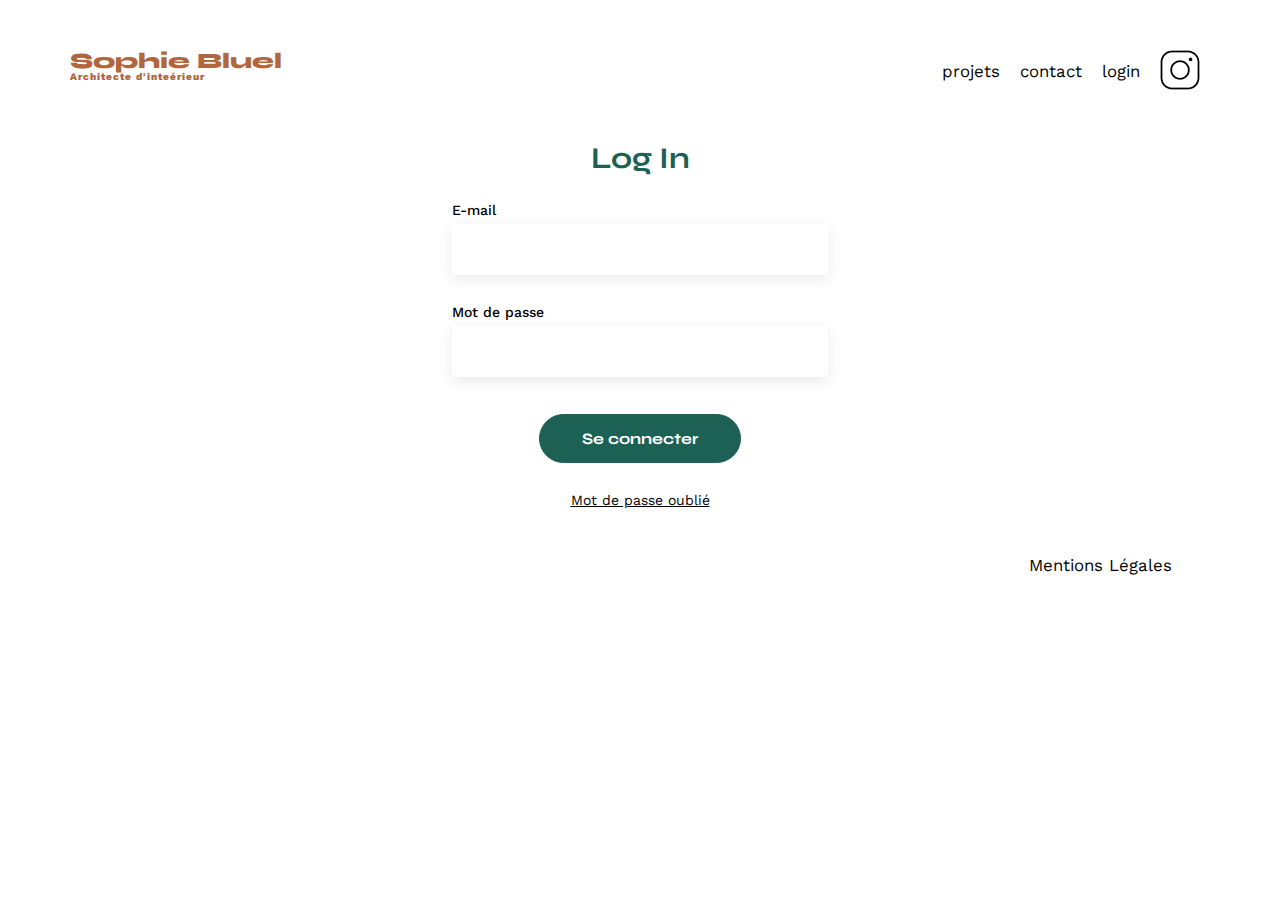
<file: FrontEnd/login.html>
<!DOCTYPE html>
<html lang="fr">
<head>
	<meta charset="UTF-8">
	<title>Sophie Bluel - Architecte d'intérieur</title>
	<meta name="viewport" content="width=device-width, initial-scale=1.0">
	<link rel="preconnect" href="https://fonts.googleapis.com">
	<link rel="preconnect" href="https://fonts.gstatic.com" crossorigin>
	<link href="https://fonts.googleapis.com/css2?family=Syne:wght@700;800&family=Work+Sans&display=swap" rel="stylesheet">
	<meta name="description" content="">
	<link rel="stylesheet" href="./assets/style.css">
	<script src="assets/js/components/const.js" defer></script>
	<script src="assets/js/components/login.js" defer></script>
</head>
<body>
<header>
	<a href="index.html"><h1>Sophie Bluel <span>Architecte d'inteérieur</span></h1></a>
	<nav>
		<ul>
			<li><a href="index.html">projets</a></li>
			<li><a href="index.html">contact</a></li>
			<li><a href="login.html">login</a></li>
			<li><img src="./assets/icons/instagram.png" alt="Instagram"></li>
		</ul>
	</nav>
</header>
<main>
	<section class="login">
		<h2>Log In</h2>
		<form class="login-form" id="login-form">
			<div class="login-form__email">
				<label for="email">E-mail</label>
				<input type="email" id="email" name="email" class="login-form__input">
			</div>
			<div class="login-form__password">
				<label for="password">Mot de passe</label>
				<input type="password" id="password" name="password" class="login-form__input">
			</div>
			<div class="login-form__login">
				<button type="submit" class="login-form__login--btn">Se connecter</button>
			</div>
			<a href="" class="login-form__forgot-password">Mot de passe oublié</a>
		</form>
	</section>
</main>

<footer>
	<nav>
		<ul>
			<li>Mentions Légales</li>
		</ul>
	</nav>
</footer>
</body>
</html>
</file>
<file: FrontEnd/assets/style.css>
/* http://meyerweb.com/eric/tools/css/reset/
   v2.0 | 20110126
   License: none (public domain)
*/

html, body, div, span, applet, object, iframe,
h1, h2, h3, h4, h5, h6, p, blockquote, pre,
a, abbr, acronym, address, big, cite, code,
del, dfn, em, img, ins, kbd, q, s, samp,
small, strike, strong, sub, sup, tt, var,
b, u, i, center,
dl, dt, dd, ol, ul, li,
fieldset, form, label, legend,
table, caption, tbody, tfoot, thead, tr, th, td,
article, aside, canvas, details, embed,
figure, figcaption, footer, header, hgroup,
menu, nav, output, ruby, section, summary,
time, mark, audio, video {
	margin: 0;
	padding: 0;
	border: 0;
	font-size: 100%;
	font: inherit;
	vertical-align: baseline;
	text-decoration: none;
}
/* HTML5 display-role reset for older browsers */
article, aside, details, figcaption, figure,
footer, header, hgroup, menu, nav, section {
	display: block;
}
body {
	line-height: 1;
}
ol, ul {
	list-style: none;
}
blockquote, q {
	quotes: none;
}
blockquote:before, blockquote:after,
q:before, q:after {
	content: '';
	content: none;
}
table {
	border-collapse: collapse;
	border-spacing: 0;
}
/** end reset css**/
body {
	max-width: 1140px;
	margin:auto;
	font-family: 'Work Sans' ;
	font-size: 14px;
}
header {
	display: flex;
	justify-content: space-between;
	margin: 50px 0
}
section {
	margin: 50px 0
}

h1{
	display: flex;
	flex-direction: column;
	font-family: 'Syne';
	font-size: 22px;
	font-weight: 800;
	color: #B1663C
}

h1 > span {
	font-family: 'Work Sans';
	font-size:10px;
	letter-spacing: 0.1em;
;
}

.portfolio__projects {
	display: flex;
	justify-content: center;
}

.portfolio__projects-title, .login h2 {
    display: flex;
    justify-content: center;
    align-items: center;
    font-family: 'Syne';
    font-weight: 700;
    font-size: 30px;
    color: #1D6154;
    text-align: center;
}


.portfolio__edit-btn {
	display: none;
	font-size: 14px;
}

.portfolio__projects a {
	color: black;
	width: 0%;
	height: 50%;
	position: relative;
	top: 12px;
	left: 31px;
}

.portfolio__projects a i {
	height: 50%;
	margin-right: 10px;
}

.portfolio__projects-title h2 {
	width: 100%;
}

nav ul {
	display: flex;
	align-items: center;
	list-style-type: none;

}
nav li {
	padding: 0 10px;
	font-size: 1.2em;
}

nav li a {
	color: black;
}

li:hover {
	color: #B1663C;
}
#introduction {
	display: flex;
	align-items: center;
}
#introduction figure {
	flex: 1
}
#introduction img {
	display: block;
	margin: auto;
	width: 80%;
}

#introduction article {
	flex: 1
}
#introduction h2 {
	margin-bottom: 1em;
}

#introduction p {
	margin-bottom: 0.5em;
}
#portfolio h2 {
	text-align: center;
	margin-bottom: 1em;
}
.portfolio__gallery {
	width: 100%;
	display: grid;
	grid-template-columns: 1fr 1fr 1fr;
	grid-column-gap: 20px;
	grid-row-gap: 20px;
}

.portfolio__gallery img {
	width: 100%;

}
#contact {
	width: 50%;
margin: auto;
}
#contact > * {
	text-align: center;

}
#contact h2{
	margin-bottom: 20px;
}
#contact form {
	text-align: left;
	margin-top:30px;
	display: flex;
	flex-direction: column;
}

#contact input {
	height: 50px;
	font-size: 1.2em;
	border: none;
	box-shadow: 0px 4px 14px rgba(0, 0, 0, 0.09);
}
#contact label {
	margin: 2em 0 1em 0;
}
#contact textarea {
	border: none;
	box-shadow: 0px 4px 14px rgba(0, 0, 0, 0.09);
}

input[type="submit"]{
	font-family: 'Syne';
	font-weight: 700;
	color: white;
	background-color: #1D6154;
	margin : 2em auto ;
	width: 180px;
	text-align: center;
	border-radius: 60px ;
}

footer nav ul {
	display: flex;
	justify-content: flex-end;
	margin: 2em
}

.portfolio__projects-title {
	display: flex;
	justify-content: center;
}

.portfolio__filters {
	display: flex;
	flex-direction: row;
	justify-content: center;
}

.portfolio__filters--btn, .login-form__login--btn, .modal-wrapper__add-btn {
	font-family: 'Syne';
	color: #1D6154;
	font-size: 16px;
	font-weight: 700;
	background-color: white;
	border: none;
	margin: 21px 10px 51px 10px;
	padding: 9px 22px 9px 22px;
	border: #1D6154 1px solid;
	border-radius: 60px;
}

.portfolio__filters--btn, .nav__contact-btn--submit {
	cursor: pointer;
}

.login-form__login--btn, .modal-wrapper__add-btn {
	background-color: #1D6154;
	color: white;
}

.btn-active {
	background-color: #1D6154;
	color: white;
}

.login {
	display: flex;
	flex-direction: column;
	align-items: center;
}

.login h2 {
	margin-bottom: 30px;
}

.login-form, .modal-wrapper__add-work {
	display: flex;
	flex-direction: column;
	align-items: center;
	width: 100%;
}

.login-form label, .modal-wrapper__add-work label {
	margin-bottom: 7px;
	font-weight: 500;
}

.modal-wrapper__add-work label {
	margin-bottom: 10px;
}

.login-form__email, .login-form__password, .modal-wrapper__add-work-title, .modal-wrapper__add-work-categorie {
	display: flex;
	flex-direction: column;
	margin-bottom: 30px;
	width: 33%;
}

.modal-wrapper__add-work-title, .modal-wrapper__add-work-categorie {
	width: 75%;
}

.login-form__login {
	margin-bottom: 30px;
}

.login-form__input {
	height: 51px;
	border: none;
	box-shadow: 0px 4px 14px rgba(0, 0, 0, 0.09);
	padding: 0px;
}

.login-form__forgot-password {
	text-decoration: underline;
	color: black;
}

.login-form__login--btn {
	margin: 7px 0px 0px 0px;
	padding: 14px 42px 14px 42px;
}

.modal {
    display: flex;
    justify-content: center;
    align-items: center;
    position: fixed;
    top: 0px;
    left: 0px;
    right: 0px;
    bottom: 0px;
    width: 100%;
    height: 100%;
    background-color: rgba(0, 0, 0, 0.8);
    z-index: 1000;
}

.modal-wrapper {
    display: flex;
    flex-direction: column;
    align-items: center;
    background-color: white;
	max-width: 630px;
	height: 688px;
    width: 50%;
	position: fixed;
    border-radius: 10px;
    box-sizing: border-box;
    padding: 20px;
    box-shadow: 0 0 10px rgba(0, 0, 0, 0.2);
}

.modal-wrapper__close {
    display: flex;
    width: 100%;
    justify-content: flex-end;
    margin-bottom: 10px;
}

.modal__close-btn {
    background-color: white;
    border: none;
    font-size: 12px;
    border-radius: 10px;
	cursor: pointer;
}

.modal-wrapper h3 {
    font-size: 26px;
    font-family: 'Syne';
    font-weight: 400;
    margin-bottom: 5.5%;
}

hr {
    width: 75%;
	margin-top: 5.5%;
    border: 1px #B3B3B3 solid;
}

.modal-wrapper__list-elements {
    display: flex;
    flex-wrap: wrap;
	margin: 0px 0px 0px 10%;
}

.modal-wrapper__elements {
    width: 16%;
    margin: 2.8% 0.9% 2.8% 0.9%;
	position: relative;
}

.modal-wrapper__elements img {
    max-width: 100%;
    height: auto;
}

.modal-wrapper__add-btn {
	margin: 4.5%;
}

.deleted-button {
  width: 17px;
  height: 17px;
  background-color: black;
  border: none;
  color: white;
  font-size: 14px;
  padding: 0;
  margin: 0;
  display: flex;
  justify-content: center;
  align-items: center;
  cursor: pointer;
  display: flex;
  justify-content: center;
  position: absolute;
  top: 6px;
  right: 6px;
  border-radius: 2px;
  z-index: 1;
}

.deleted-button i {
	font-size: 100%;
}

.modal-wrapper__add-work-dropzone {
	display: flex;
	justify-content: center;
	flex-direction: column;
	align-items: center;
	height: 169px;
	background-color: #E8F1F6;
	border-radius: 3px;
	width: 75%;
	margin-bottom: 30px;
}

.modal-wrapper__add-work-dropzone i {
	font-size: 80px;
	color: #B9C5CC;
}

.modal-wrapper__add-work-dropzone-btn {
	color: #306685;
	background-color: #CBD6DC;
	padding: 10px 33px 10px 33px;
	border-radius: 50px;
	border: none;
	font-size: 14px;
	font-family: 'Work Sans';
	font-weight: 500;
	margin: 7px;
}

.modal-wrapper__add-work-dropzone p {
	margin-bottom: 10px;
}

#imageDropzone {
    text-align: center;
    max-width: 100%;
    max-height: 300px;
	margin: 20px;
    overflow: hidden;
}

#imagePreviewContainer {
    display: none;
    max-width: 100%; /* La largeur maximale de la prévisualisation de l'image */
    max-height: 100%; /* La hauteur maximale de la prévisualisation de l'image */
}

#imagePreview {
    max-width: 100%; /* La largeur maximale de la prévisualisation de l'image */
    max-height: 100%; /* La hauteur maximale de la prévisualisation de l'image */
}

select option {
	border: none;
	box-shadow: 0px 4px 14px rgba(0, 0, 0, 0.09);
	padding: 0px;
}
</file>
